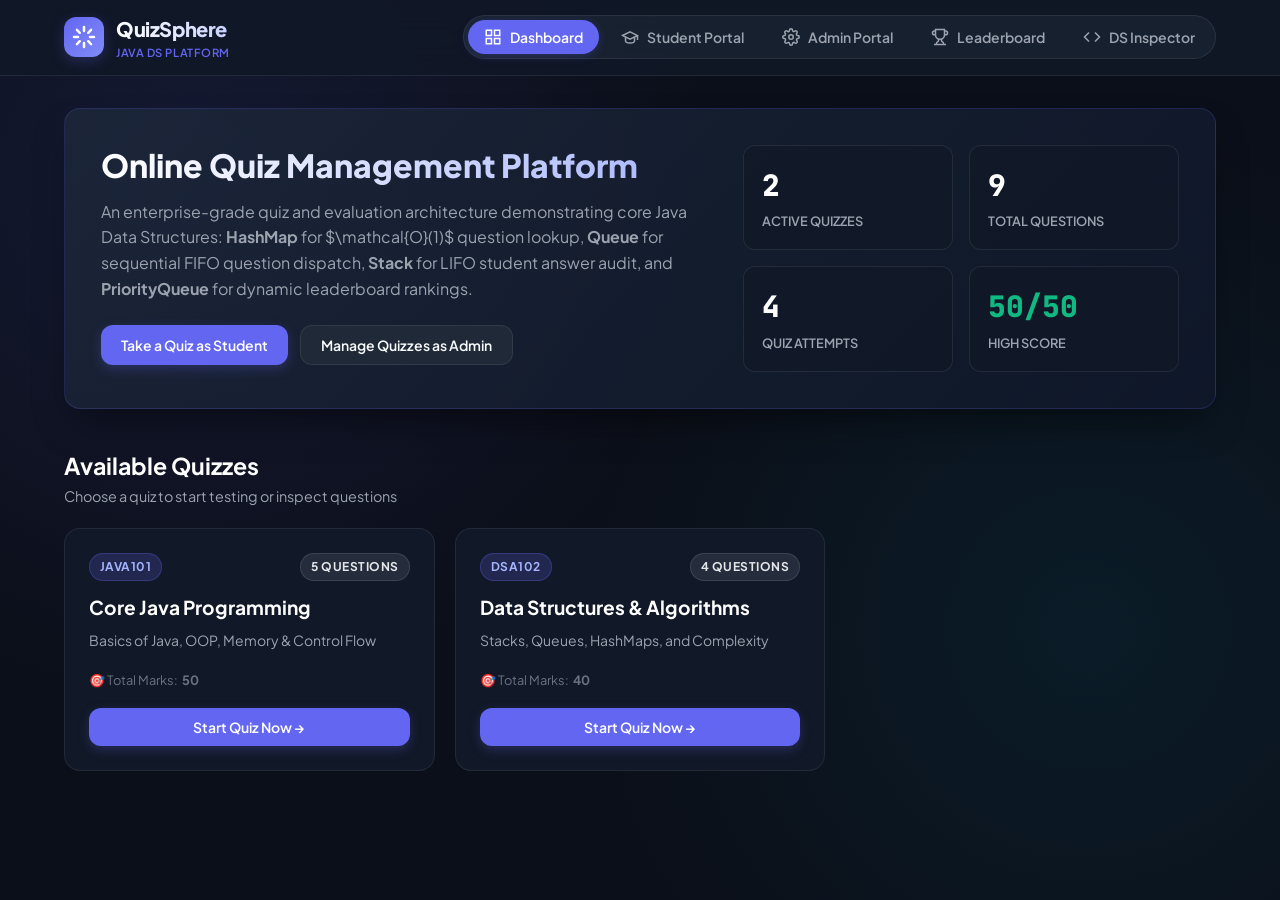
<file: index.html>
<!DOCTYPE html>
<html lang="en">
<head>
  <meta charset="UTF-8">
  <meta name="viewport" content="width=device-width, initial-scale=1.0">
  <title>QuizSphere - Online Quiz Management Platform</title>
  <link rel="stylesheet" href="style.css">
  <link rel="preconnect" href="https://fonts.googleapis.com">
  <link rel="preconnect" href="https://fonts.gstatic.com" crossorigin>
  <link href="https://fonts.googleapis.com/css2?family=Plus+Jakarta+Sans:wght@400;500;600;700;800&family=JetBrains+Mono:wght@400;600&display=swap" rel="stylesheet">
</head>
<body>
  <!-- Header / Navigation Bar -->
  <header class="app-header">
    <div class="header-container">
      <div class="logo-group">
        <div class="logo-icon">
          <svg width="24" height="24" viewBox="0 0 24 24" fill="none" stroke="currentColor" stroke-width="2.5" stroke-linecap="round" stroke-linejoin="round">
            <path d="M12 2v4M12 18v4M4.93 4.93l2.83 2.83M16.24 16.24l2.83 2.83M2 12h4M18 12h4M4.93 19.07l2.83-2.83M16.24 7.76l2.83-2.83"></path>
          </svg>
        </div>
        <div class="logo-text">
          <span class="logo-title">QuizSphere</span>
          <span class="logo-badge">Java DS Platform</span>
        </div>
      </div>

      <nav class="nav-links">
        <button class="nav-btn active" data-tab="tab-dashboard">
          <svg width="18" height="18" viewBox="0 0 24 24" fill="none" stroke="currentColor" stroke-width="2"><rect x="3" y="3" width="7" height="7"></rect><rect x="14" y="3" width="7" height="7"></rect><rect x="14" y="14" width="7" height="7"></rect><rect x="3" y="14" width="7" height="7"></rect></svg>
          Dashboard
        </button>
        <button class="nav-btn" data-tab="tab-student">
          <svg width="18" height="18" viewBox="0 0 24 24" fill="none" stroke="currentColor" stroke-width="2"><path d="M22 10v6M2 10l10-5 10 5-10 5z"></path><path d="M6 12v5c0 2 2 3 6 3s6-1 6-3v-5"></path></svg>
          Student Portal
        </button>
        <button class="nav-btn" data-tab="tab-admin">
          <svg width="18" height="18" viewBox="0 0 24 24" fill="none" stroke="currentColor" stroke-width="2"><circle cx="12" cy="12" r="3"></circle><path d="M19.4 15a1.65 1.65 0 0 0 .33 1.82l.06.06a2 2 0 0 1 0 2.83 2 2 0 0 1-2.83 0l-.06-.06a1.65 1.65 0 0 0-1.82-.33 1.65 1.65 0 0 0-1 1.51V21a2 2 0 0 1-2 2 2 2 0 0 1-2-2v-.09A1.65 1.65 0 0 0 9 19.4a1.65 1.65 0 0 0-1.82.33l-.06.06a2 2 0 0 1-2.83 0 2 2 0 0 1 0-2.83l.06-.06a1.65 1.65 0 0 0 .33-1.82 1.65 1.65 0 0 0-1.51-1H3a2 2 0 0 1-2-2 2 2 0 0 1 2-2h.09A1.65 1.65 0 0 0 4.6 9a1.65 1.65 0 0 0-.33-1.82l-.06-.06a2 2 0 0 1 0-2.83 2 2 0 0 1 2.83 0l.06.06a1.65 1.65 0 0 0 1.82.33H9a1.65 1.65 0 0 0 1-1.51V3a2 2 0 0 1 2-2 2 2 0 0 1 2 2v.09a1.65 1.65 0 0 0 1 1.51 1.65 1.65 0 0 0 1.82-.33l.06-.06a2 2 0 0 1 2.83 0 2 2 0 0 1 0 2.83l-.06.06a1.65 1.65 0 0 0-.33 1.82V9a1.65 1.65 0 0 0 1.51 1H21a2 2 0 0 1 2 2 2 2 0 0 1-2 2h-.09a1.65 1.65 0 0 0-1.51 1z"></path></svg>
          Admin Portal
        </button>
        <button class="nav-btn" data-tab="tab-leaderboard">
          <svg width="18" height="18" viewBox="0 0 24 24" fill="none" stroke="currentColor" stroke-width="2"><path d="M6 9H4.5a2.5 2.5 0 0 1 0-5H6"></path><path d="M18 9h1.5a2.5 2.5 0 0 0 0-5H18"></path><path d="M4 22h16"></path><path d="M10 14.66V17c0 .55-.47.98-.97 1.21C7.85 18.75 7 20.24 7 22"></path><path d="M14 14.66V17c0 .55.47.98.97 1.21C16.15 18.75 17 20.24 17 22"></path><path d="M18 2H6v7a6 6 0 0 0 12 0V2Z"></path></svg>
          Leaderboard
        </button>
        <button class="nav-btn" data-tab="tab-ds-inspector">
          <svg width="18" height="18" viewBox="0 0 24 24" fill="none" stroke="currentColor" stroke-width="2"><polyline points="16 18 22 12 16 6"></polyline><polyline points="8 6 2 12 8 18"></polyline></svg>
          DS Inspector
        </button>
      </nav>
    </div>
  </header>

  <!-- Main Content Body -->
  <main class="main-container">

    <!-- 1. DASHBOARD TAB -->
    <section id="tab-dashboard" class="tab-content active">
      <div class="hero-card">
        <div class="hero-info">
          <h1>Online Quiz Management Platform</h1>
          <p>
            An enterprise-grade quiz and evaluation architecture demonstrating core Java Data Structures: 
            <strong>HashMap</strong> for $\mathcal{O}(1)$ question lookup, 
            <strong>Queue</strong> for sequential FIFO question dispatch, 
            <strong>Stack</strong> for LIFO student answer audit, and 
            <strong>PriorityQueue</strong> for dynamic leaderboard rankings.
          </p>
          <div class="hero-cta">
            <button class="btn btn-primary" onclick="switchTab('tab-student')">
              Take a Quiz as Student
            </button>
            <button class="btn btn-secondary" onclick="switchTab('tab-admin')">
              Manage Quizzes as Admin
            </button>
          </div>
        </div>
        <div class="hero-stats-grid">
          <div class="stat-card">
            <span class="stat-number" id="dash-quiz-count">2</span>
            <span class="stat-label">Active Quizzes</span>
          </div>
          <div class="stat-card">
            <span class="stat-number" id="dash-question-count">9</span>
            <span class="stat-label">Total Questions</span>
          </div>
          <div class="stat-card">
            <span class="stat-number" id="dash-attempts-count">4</span>
            <span class="stat-label">Quiz Attempts</span>
          </div>
          <div class="stat-card highlight">
            <span class="stat-number" id="dash-top-score">50/50</span>
            <span class="stat-label">High Score</span>
          </div>
        </div>
      </div>

      <!-- Quick Quiz Directory -->
      <div class="section-header">
        <h2>Available Quizzes</h2>
        <span class="section-sub">Choose a quiz to start testing or inspect questions</span>
      </div>
      <div class="quiz-grid" id="dashboard-quiz-list">
        <!-- Rendered dynamically -->
      </div>
    </section>

    <!-- 2. STUDENT PORTAL TAB -->
    <section id="tab-student" class="tab-content">
      <!-- Student Profile Header / Prompt -->
      <div class="card student-bar">
        <div class="student-info-group">
          <div class="avatar-circle" id="student-avatar">S</div>
          <div>
            <h3 id="student-name-display">Guest Student</h3>
            <span class="badge badge-neutral" id="student-id-display">ID: STU-GUEST</span>
          </div>
        </div>
        <button class="btn btn-secondary btn-sm" onclick="promptStudentProfile()">
          Change Student Profile
        </button>
      </div>

      <!-- Active Quiz View Container (Shown when a quiz is running) -->
      <div id="quiz-runner-container" class="quiz-runner-card" style="display: none;">
        <div class="quiz-runner-header">
          <div>
            <span class="badge badge-primary" id="runner-quiz-badge">JAVA101</span>
            <h2 id="runner-quiz-title">Core Java Programming</h2>
          </div>
          <div class="quiz-runner-meta">
            <div class="timer-pill">
              <svg width="16" height="16" viewBox="0 0 24 24" fill="none" stroke="currentColor" stroke-width="2"><circle cx="12" cy="12" r="10"></circle><polyline points="12 6 12 12 16 14"></polyline></svg>
              <span id="runner-timer">00:00</span>
            </div>
            <span class="badge badge-success" id="runner-score-badge">Marks: 10</span>
          </div>
        </div>

        <!-- Progress Indicator -->
        <div class="progress-wrap">
          <div class="progress-label">
            <span id="runner-progress-text">Question 1 of 5</span>
            <span id="runner-progress-pct">20%</span>
          </div>
          <div class="progress-bar-bg">
            <div class="progress-bar-fill" id="runner-progress-fill" style="width: 20%;"></div>
          </div>
        </div>

        <!-- Question Body -->
        <div class="question-container">
          <div class="question-header">
            <span class="q-number" id="runner-q-id">Q1</span>
            <h3 class="q-text" id="runner-q-text">Which of the following is not a primitive data type in Java?</h3>
          </div>

          <div class="options-container" id="runner-options-list">
            <!-- Rendered options A, B, C, D -->
          </div>
        </div>

        <!-- Action Controls -->
        <div class="quiz-runner-footer">
          <button class="btn btn-secondary" id="btn-quiz-prev" onclick="handlePreviousQuestion()">
            ← Previous (Stack Backtrack)
          </button>
          <div class="footer-right">
            <button class="btn btn-secondary" onclick="handleSkipQuestion()">
              Skip
            </button>
            <button class="btn btn-primary" id="btn-quiz-next" onclick="handleNextQuestion()">
              Next Question →
            </button>
          </div>
        </div>
      </div>

      <!-- Quiz Selection View (Shown when no quiz is currently running) -->
      <div id="quiz-selection-container">
        <div class="section-header">
          <h2>Select a Quiz to Begin</h2>
          <span class="section-sub">Answer questions sequentially; results and leaderboard update immediately.</span>
        </div>
        <div class="quiz-grid" id="student-quiz-list">
          <!-- Rendered dynamically -->
        </div>

        <!-- Past Attempts Section -->
        <div class="section-header" style="margin-top: 36px;">
          <h2>Your Recent Quiz Attempts</h2>
          <span class="section-sub">Personal test records and evaluations</span>
        </div>
        <div class="card" id="student-history-card">
          <div id="student-history-table-container">
            <!-- Dynamically populated table -->
          </div>
        </div>
      </div>
    </section>

    <!-- 3. ADMINISTRATOR PORTAL TAB -->
    <section id="tab-admin" class="tab-content">
      <div class="admin-toolbar">
        <div class="admin-toolbar-left">
          <h2>Quiz & Question Administration</h2>
          <p>Create quizzes and execute Add, Update, and Delete operations on multiple-choice questions.</p>
        </div>
        <div class="admin-toolbar-right">
          <button class="btn btn-secondary" onclick="openCreateQuizModal()">
            + Create New Quiz
          </button>
          <button class="btn btn-primary" onclick="openAddQuestionModal()">
            + Add New Question
          </button>
        </div>
      </div>

      <!-- Quiz Selector Filter for Admin -->
      <div class="admin-filter-bar card">
        <label for="admin-quiz-selector"><strong>Active Quiz Context:</strong></label>
        <select id="admin-quiz-selector" onchange="onAdminQuizSelected()">
          <!-- Populated with Quizzes -->
        </select>
        <div class="admin-quiz-summary" id="admin-quiz-meta">
          <!-- Meta stats of selected quiz -->
        </div>
      </div>

      <!-- Questions List Table / Card View -->
      <div class="card questions-table-card">
        <div class="card-header-flex">
          <h3>Questions in Quiz (<span id="admin-question-count">0</span>)</h3>
          <span class="badge badge-neutral">Data Structure: HashMap&lt;Integer, Question&gt;</span>
        </div>
        <div class="table-responsive">
          <table class="data-table" id="admin-questions-table">
            <thead>
              <tr>
                <th style="width: 60px;">ID</th>
                <th>Question Text</th>
                <th>Options & Answers</th>
                <th style="width: 80px;">Marks</th>
                <th style="width: 160px; text-align: right;">Actions</th>
              </tr>
            </thead>
            <tbody id="admin-questions-tbody">
              <!-- Rendered rows with Edit / Delete -->
            </tbody>
          </table>
        </div>
      </div>
    </section>

    <!-- 4. LEADERBOARD TAB -->
    <section id="tab-leaderboard" class="tab-content">
      <div class="leaderboard-header card">
        <div>
          <h2>Leaderboard & Rankings</h2>
          <p>Real-time candidate standings ranked using a <strong>PriorityQueue (Max-Heap)</strong> based on score and completion time.</p>
        </div>
        <div class="filter-group">
          <label for="leaderboard-filter">Filter by Assessment:</label>
          <select id="leaderboard-filter" onchange="renderLeaderboard()">
            <option value="GLOBAL">🌐 Global Leaderboard (All Quizzes)</option>
            <!-- Dynamically populated with specific quizzes -->
          </select>
        </div>
      </div>

      <!-- Podium Top 3 Display -->
      <div class="podium-container" id="leaderboard-podium">
        <!-- Rendered Top 3: 2nd, 1st, 3rd -->
      </div>

      <!-- Full Standings Table -->
      <div class="card">
        <div class="table-responsive">
          <table class="data-table" id="leaderboard-table">
            <thead>
              <tr>
                <th style="width: 80px;">Rank</th>
                <th>Student</th>
                <th>Quiz</th>
                <th>Score</th>
                <th>Percentage</th>
                <th>Grade</th>
                <th>Timestamp</th>
              </tr>
            </thead>
            <tbody id="leaderboard-tbody">
              <!-- Populated dynamically -->
            </tbody>
          </table>
        </div>
      </div>
    </section>

    <!-- 5. DATA STRUCTURES INSPECTOR TAB -->
    <section id="tab-ds-inspector" class="tab-content">
      <div class="section-header">
        <h2>Java Data Structures Live Inspector</h2>
        <span class="section-sub">Visual verification of data structures used throughout the case study implementation</span>
      </div>

      <div class="ds-grid">
        <!-- DS Card 1: HashMap -->
        <div class="card ds-card">
          <div class="ds-badge">$\mathcal{O}(1)$ Lookup</div>
          <h3>1. HashMap&lt;Integer, Question&gt;</h3>
          <p>Stores questions mapped by unique Question ID for instant constant-time retrieval, updates, and deletions.</p>
          <div class="ds-visual" id="inspector-hashmap-view">
            <!-- JSON / Key-Value visual -->
          </div>
        </div>

        <!-- DS Card 2: Queue -->
        <div class="card ds-card">
          <div class="ds-badge">FIFO Delivery</div>
          <h3>2. Queue&lt;Question&gt; (LinkedList)</h3>
          <p>Serves multiple-choice questions sequentially to the candidate in First-In-First-Out order during the exam.</p>
          <div class="ds-visual" id="inspector-queue-view">
            <!-- Queue items -->
          </div>
        </div>

        <!-- DS Card 3: Stack -->
        <div class="card ds-card">
          <div class="ds-badge">LIFO Audit</div>
          <h3>3. Stack&lt;StudentAnswer&gt; (ArrayDeque)</h3>
          <p>Maintains student response history. Allows backtracking and reviewing previous answers in Last-In-First-Out order.</p>
          <div class="ds-visual" id="inspector-stack-view">
            <!-- Stack frames -->
          </div>
        </div>

        <!-- DS Card 4: PriorityQueue -->
        <div class="card ds-card">
          <div class="ds-badge">Max-Heap Sorting</div>
          <h3>4. PriorityQueue&lt;QuizResult&gt;</h3>
          <p>Dynamically pulls the highest scores to the top of the leaderboard utilizing a comparator with tie-breaker logic.</p>
          <div class="ds-visual" id="inspector-heap-view">
            <!-- Heap ranking visual -->
          </div>
        </div>
      </div>
    </section>
  </main>

  <!-- ==================== MODALS ==================== -->

  <!-- Modal 1: Student Profile Dialog -->
  <div class="modal-overlay" id="modal-student-profile">
    <div class="modal-box">
      <div class="modal-header">
        <h3>Student Identity</h3>
        <button class="modal-close" onclick="closeModal('modal-student-profile')">&times;</button>
      </div>
      <form id="form-student-profile" onsubmit="saveStudentProfile(event)">
        <div class="form-group">
          <label for="input-student-id">Student ID / Roll No:</label>
          <input type="text" id="input-student-id" required placeholder="e.g. STU105, CS2024-01">
        </div>
        <div class="form-group">
          <label for="input-student-name">Full Name:</label>
          <input type="text" id="input-student-name" required placeholder="e.g. Samantha Miller">
        </div>
        <div class="modal-actions">
          <button type="button" class="btn btn-secondary" onclick="closeModal('modal-student-profile')">Cancel</button>
          <button type="submit" class="btn btn-primary">Save Profile</button>
        </div>
      </form>
    </div>
  </div>

  <!-- Modal 2: Create Quiz Dialog -->
  <div class="modal-overlay" id="modal-create-quiz">
    <div class="modal-box">
      <div class="modal-header">
        <h3>Create New Assessment Quiz</h3>
        <button class="modal-close" onclick="closeModal('modal-create-quiz')">&times;</button>
      </div>
      <form id="form-create-quiz" onsubmit="handleCreateQuiz(event)">
        <div class="form-group">
          <label for="input-quiz-id">Unique Quiz ID:</label>
          <input type="text" id="input-quiz-id" required placeholder="e.g. PY101, SQL202" style="text-transform: uppercase;">
        </div>
        <div class="form-group">
          <label for="input-quiz-title">Quiz Title:</label>
          <input type="text" id="input-quiz-title" required placeholder="e.g. Python Fundamentals">
        </div>
        <div class="form-group">
          <label for="input-quiz-desc">Description / Instructions:</label>
          <textarea id="input-quiz-desc" rows="3" placeholder="Brief outline of concepts covered..."></textarea>
        </div>
        <div class="modal-actions">
          <button type="button" class="btn btn-secondary" onclick="closeModal('modal-create-quiz')">Cancel</button>
          <button type="submit" class="btn btn-primary">Create Quiz</button>
        </div>
      </form>
    </div>
  </div>

  <!-- Modal 3: Add / Edit Question Dialog -->
  <div class="modal-overlay" id="modal-question-editor">
    <div class="modal-box modal-lg">
      <div class="modal-header">
        <h3 id="modal-question-title">Add Multiple-Choice Question</h3>
        <button class="modal-close" onclick="closeModal('modal-question-editor')">&times;</button>
      </div>
      <form id="form-question-editor" onsubmit="handleSaveQuestion(event)">
        <input type="hidden" id="edit-question-id" value="">

        <div class="form-row">
          <div class="form-group" style="flex: 2;">
            <label for="input-q-quiz">Target Quiz:</label>
            <select id="input-q-quiz" required>
              <!-- Target Quiz options -->
            </select>
          </div>
          <div class="form-group" style="flex: 1;">
            <label for="input-q-marks">Marks / Points:</label>
            <input type="number" id="input-q-marks" min="1" max="100" value="10" required>
          </div>
        </div>

        <div class="form-group">
          <label for="input-q-text">Question Prompt:</label>
          <textarea id="input-q-text" rows="3" required placeholder="Enter the question text clearly..."></textarea>
        </div>

        <label><strong>Answer Options:</strong> (Select the radio button for the correct answer)</label>
        <div class="options-editor-list">
          <div class="option-input-row">
            <input type="radio" name="correct-option-radio" value="1" id="radio-opt-1" checked>
            <label for="radio-opt-1" class="opt-label">A</label>
            <input type="text" id="input-opt-1" required placeholder="Option A text">
          </div>
          <div class="option-input-row">
            <input type="radio" name="correct-option-radio" value="2" id="radio-opt-2">
            <label for="radio-opt-2" class="opt-label">B</label>
            <input type="text" id="input-opt-2" required placeholder="Option B text">
          </div>
          <div class="option-input-row">
            <input type="radio" name="correct-option-radio" value="3" id="radio-opt-3">
            <label for="radio-opt-3" class="opt-label">C</label>
            <input type="text" id="input-opt-3" required placeholder="Option C text">
          </div>
          <div class="option-input-row">
            <input type="radio" name="correct-option-radio" value="4" id="radio-opt-4">
            <label for="radio-opt-4" class="opt-label">D</label>
            <input type="text" id="input-opt-4" required placeholder="Option D text">
          </div>
        </div>

        <div class="modal-actions">
          <button type="button" class="btn btn-secondary" onclick="closeModal('modal-question-editor')">Cancel</button>
          <button type="submit" class="btn btn-primary" id="btn-save-question">Save Question</button>
        </div>
      </form>
    </div>
  </div>

  <!-- Modal 4: Quiz Result Card Modal -->
  <div class="modal-overlay" id="modal-quiz-result">
    <div class="modal-box modal-lg">
      <div class="modal-header">
        <h3>Quiz Evaluation & Result Card</h3>
        <button class="modal-close" onclick="closeModal('modal-quiz-result')">&times;</button>
      </div>
      <div class="result-body">
        <div class="result-score-banner">
          <div class="result-score-circle">
            <span class="res-num" id="res-score-val">40</span>
            <span class="res-total" id="res-total-val">/ 50</span>
          </div>
          <div class="result-badge-col">
            <span class="badge badge-lg" id="res-grade-badge">Grade A+ (90%)</span>
            <h4 id="res-student-header">Alice Smith (STU001)</h4>
            <span class="text-muted" id="res-quiz-header">Core Java Programming [JAVA101]</span>
          </div>
        </div>

        <div class="result-stats-row">
          <div class="res-mini-stat">
            <span class="label">Total Questions</span>
            <span class="val" id="res-stat-total">5</span>
          </div>
          <div class="res-mini-stat correct">
            <span class="label">Correct Answers</span>
            <span class="val" id="res-stat-correct">4</span>
          </div>
          <div class="res-mini-stat wrong">
            <span class="label">Wrong / Skipped</span>
            <span class="val" id="res-stat-wrong">1</span>
          </div>
          <div class="res-mini-stat">
            <span class="label">Percentage</span>
            <span class="val" id="res-stat-pct">80%</span>
          </div>
        </div>

        <!-- Detailed Question Breakdown -->
        <h4 style="margin-top: 24px; margin-bottom: 12px;">Detailed Question Review:</h4>
        <div class="review-list" id="res-review-list">
          <!-- Populated question by question -->
        </div>

        <div class="modal-actions" style="margin-top: 24px;">
          <button type="button" class="btn btn-secondary" onclick="closeModal('modal-quiz-result')">Close</button>
          <button type="button" class="btn btn-primary" onclick="goToLeaderboardFromResults()">View on Leaderboard 🏆</button>
        </div>
      </div>
    </div>
  </div>

  <!-- Notification Toast -->
  <div id="toast" class="toast"></div>

  <script src="app.js"></script>
</body>
</html>
</file>
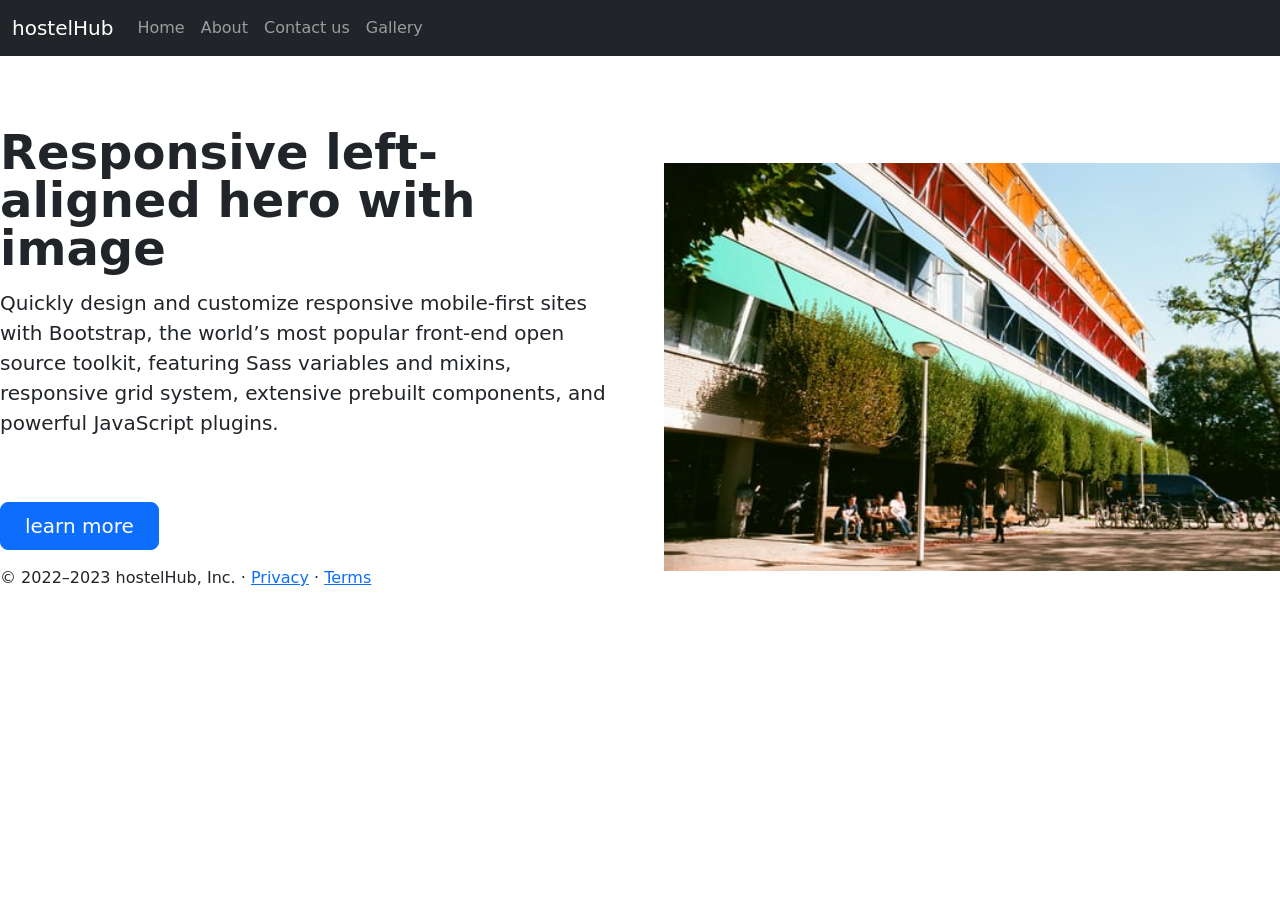
<file: about.html>
<!doctype html>
<html lang="en">

<head>
    <!-- Required meta tags -->
    <meta charset="utf-8">
    <meta name="viewport" content="width=device-width, initial-scale=1">

    <!-- Bootstrap CSS -->
    <link href="https://cdn.jsdelivr.net/npm/bootstrap@5.0.2/dist/css/bootstrap.min.css" rel="stylesheet"
        integrity="sha384-EVSTQN3/azprG1Anm3QDgpJLIm9Nao0Yz1ztcQTwFspd3yD65VohhpuuCOmLASjC" crossorigin="anonymous">

    <title>Hostel booking System</title>
</head>

<body>
    <nav class="navbar navbar-expand-lg navbar-dark bg-dark">
        <div class="container-fluid">
            <a class="navbar-brand" href="#">hostelHub</a>
            <button class="navbar-toggler" type="button" data-bs-toggle="collapse"
                data-bs-target="#navbarSupportedContent" aria-controls="navbarSupportedContent" aria-expanded="false"
                aria-label="Toggle navigation">
                <span class="navbar-toggler-icon"></span>
            </button>
            <div class="collapse navbar-collapse" id="navbarSupportedContent">
                <ul class="navbar-nav me-auto mb-2 mb-lg-0">
                    <li class="nav-item">
                        <a class="nav-link" aria-current="page" href="/">Home<span class="sr-only"></span></a>
                    </li>
                    <li class="nav-item active">
                        <a class="nav-link   " href="/about.html">About</a>
                    </li>
                    <li class="nav-item">
                        <a class="nav-link " href="/contact.html">Contact us</a>
                    </li>
                    <li class="nav-item">
                        <a class="nav-link " href="gallery.html">Gallery</a>
                    </li>
                </ul>
            </div>
        </div>
    </nav>

    <div class="container my-4"></div>
    <div class="row flex-lg-row-reverse align-items-center g-5 py-5">
        <div class="col-10 col-sm-8 col-lg-6">
            <img src="a1.jpg" class="d-block mx-lg-auto img-fluid" alt="Bootstrap Themes" width="700" height="500"
                loading="lazy">
        </div>
        <div class="col-lg-6">
            <h1 class="display-5 fw-bold lh-1 mb-3">Responsive left-aligned hero with image</h1>
            <p class="lead">Quickly design and customize responsive mobile-first sites with Bootstrap, the world’s most
                popular front-end open source toolkit, featuring Sass variables and mixins, responsive grid system,
                extensive prebuilt components, and powerful JavaScript plugins.</p>
            <div class="d-grid gap-2 d-md-flex justify-content-md-start">
                <button type="button" class="btn btn-primary btn-lg px-4 me-md-2 my-3 mt-5" data-bs-toggle="offcanvas"
                    data-bs-target="#offcanvasTop" aria-controls="offcanvasTop">learn more</button>
            </div>

            <div class="offcanvas offcanvas-top" tabindex="-1" id="offcanvasTop" aria-labelledby="offcanvasTopLabel">
                <div class="offcanvas-header">
                    <h5 id="offcanvasTopLabel">Offcanvas top</h5>
                    <button type="button" class="btn-close text-reset" data-bs-dismiss="offcanvas"
                        aria-label="Close"></button>
                </div>
                <div class="offcanvas-body">
                    ...
                </div>
            </div>


            <p>© 2022–2023 hostelHub, Inc. · <a href="#">Privacy</a> · <a href="#">Terms</a></p>




            <!-- Optional JavaScript; choose one of the two! -->

            <!-- Option 1: Bootstrap Bundle with Popper -->
            <script src="https://cdn.jsdelivr.net/npm/bootstrap@5.0.2/dist/js/bootstrap.bundle.min.js"
                integrity="sha384-MrcW6ZMFYlzcLA8Nl+NtUVF0sA7MsXsP1UyJoMp4YLEuNSfAP+JcXn/tWtIaxVXM"
                crossorigin="anonymous"></script>

            <!-- Option 2: Separate Popper and Bootstrap JS -->

            <script src="https://cdn.jsdelivr.net/npm/@popperjs/core@2.9.2/dist/umd/popper.min.js"
                integrity="sha384-IQsoLXl5PILFhosVNubq5LC7Qb9DXgDA9i+tQ8Zj3iwWAwPtgFTxbJ8NT4GN1R8p"
                crossorigin="anonymous"></script>
            <script src="https://cdn.jsdelivr.net/npm/bootstrap@5.0.2/dist/js/bootstrap.min.js"
                integrity="sha384-cVKIPhGWiC2Al4u+LWgxfKTRIcfu0JTxR+EQDz/bgldoEyl4H0zUF0QKbrJ0EcQF"
                crossorigin="anonymous"></script>

</body>

</html>
</file>
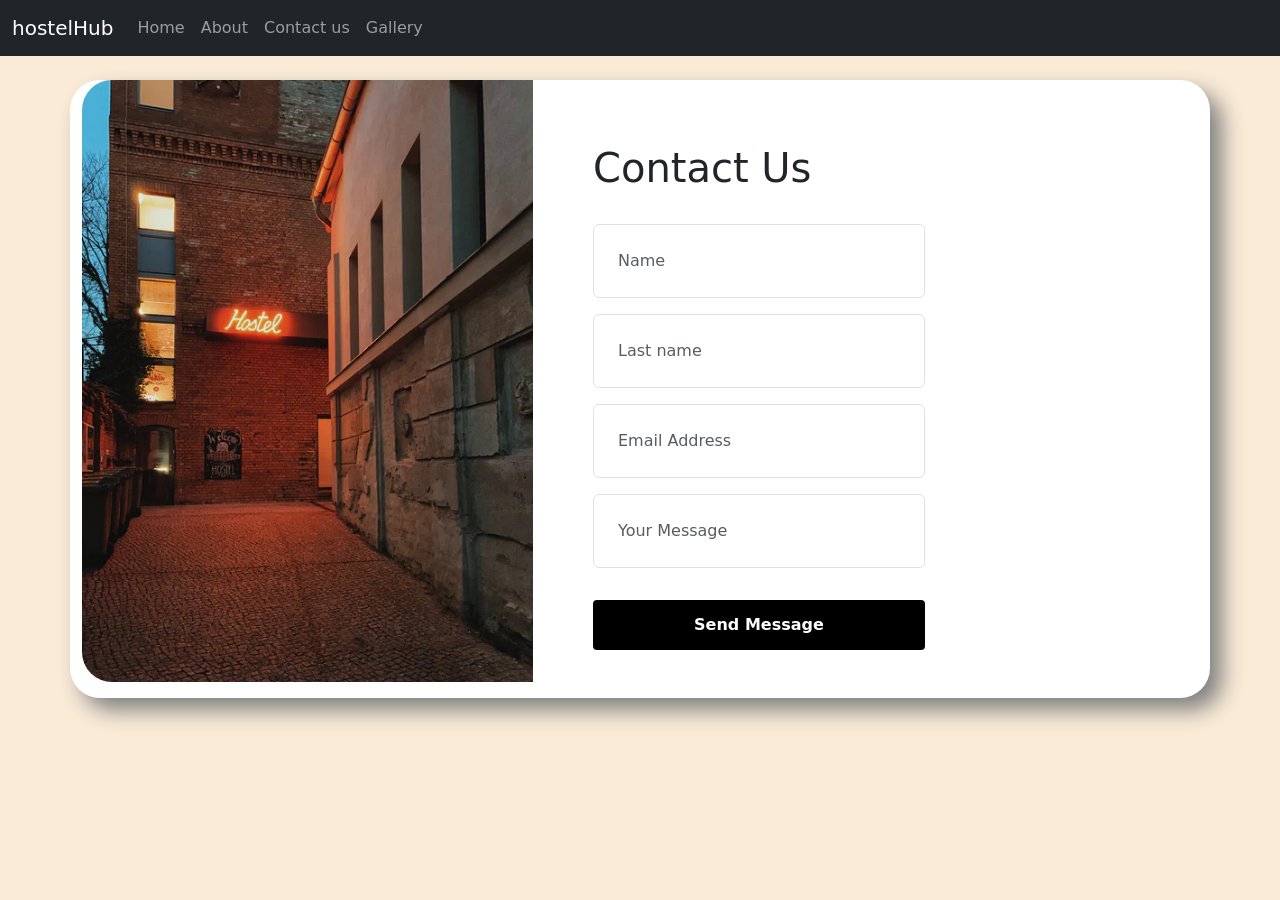
<file: contact.html>
<!doctype html>
<html lang="en">

<head>
  <!-- Required meta tags -->
  <meta charset="utf-8">
  <meta name="viewport" content="width=device-width, initial-scale=1">

  <!-- Bootstrap CSS -->
  <link href="https://cdn.jsdelivr.net/npm/bootstrap@5.0.2/dist/css/bootstrap.min.css" rel="stylesheet"
    integrity="sha384-EVSTQN3/azprG1Anm3QDgpJLIm9Nao0Yz1ztcQTwFspd3yD65VohhpuuCOmLASjC" crossorigin="anonymous">

  <title>Hostel booking System</title>
</head>

<body>
  <nav class="navbar navbar-expand-lg navbar-dark bg-dark">
    <div class="container-fluid">
      <a class="navbar-brand" href="#">hostelHub</a>
      <button class="navbar-toggler" type="button" data-bs-toggle="collapse" data-bs-target="#navbarSupportedContent"
        aria-controls="navbarSupportedContent" aria-expanded="false" aria-label="Toggle navigation">
        <span class="navbar-toggler-icon"></span>
      </button>
      <div class="collapse navbar-collapse" id="navbarSupportedContent">
        <ul class="navbar-nav me-auto mb-2 mb-lg-0">
          <li class="nav-item">
            <a class="nav-link" aria-current="page" href="/">Home<span class="sr-only"></span></a>
          </li>
          <li class="nav-item">
            <a class="nav-link   " href="/about.html">About</a>
          </li>
          <li class="nav-item">
            <a class="nav-link " href="/contact.html">Contact us</a>
          </li>
          <li class="nav-item">
            <a class="nav-link " href="gallery.html">Gallery</a>
          </li>
        </ul>
      </div>
    </div>
  </nav>

    <style>

    *{
        padding: 0;
        margin: 0;
        box-sizing: border-box;
    }

    body{
        background-color: antiquewhite;
    }

    .row{
        background-color: white;
        border-radius: 30px;
        box-shadow: 12px 12px 22px grey;

    }
    img{
        border-top-left-radius: 30px;
        border-bottom-left-radius: 30px;
        /* box-shadow: 12px 12px 22px grey; */
        height: 800px;
        width: 100%;
    
    }


    .btn1{
        border: none;
        outline: none;
        height: 50px;
        width: 100%;
        background-color: black;
        color: white;
        border-radius: 4px;
        font-weight: bold;
    }

    .btn1:hover{
        background: white;
        border: 1px solid;
        color: black;
    }
    </style>
  </head>
  <body>
 

    <section class="Form my-4 mx-5">
        <div class="container">
            <div class="row no-gutters">
                <div class="col-lg-5">
                    <img src="pic1.webp" class="img-fluid" alt="">
                </div>
                <div class="col-lg-7 px-5 pt-5">
                    <h1 class="font-weight-bold py-3">Contact Us</h1>
                        
                    <form >
                        <div class="form-row">
                            <div class="col-lg-7">
                                <input type="Name" placeholder="Name" class="form-control my-3 p-4">
                            </div>

                        </div>
                        <div class="form-row">
                            <div class="col-lg-7">
                                <input type="Last Name" placeholder="Last name" class="form-control my-3 p-4">
                            </div>

                            <div class="form-row">
                                <div class="col-lg-7">
                                    <input type="Email" placeholder="Email Address" class="form-control my-3 p-4">
                                </div>
                                <div class="form-row">
                                    <div class="col-lg-7">
                                        <input type="Your Message" placeholder="Your Message" class="form-control my-3 p-4">
                                    </div>


    

                        </div>
                        <div class="form-row">
                            <div class="col-lg-7">
                                <button type="button" class="btn1 mt-3 mb-5">Send Message</button>
                            </div>

                        </div>
                        
                    </form>

                </div>

            </div>

        </div>
           
    </section>



    <script src="https://cdn.jsdelivr.net/npm/bootstrap@5.1.3/dist/js/bootstrap.bundle.min.js" integrity="sha384-ka7Sk0Gln4gmtz2MlQnikT1wXgYsOg+OMhuP+IlRH9sENBO0LRn5q+8nbTov4+1p" crossorigin="anonymous"></script>

    <!-- Option 2: Separate Popper and Bootstrap JS -->
    <!--
    <script src="https://cdn.jsdelivr.net/npm/@popperjs/core@2.10.2/dist/umd/popper.min.js" integrity="sha384-7+zCNj/IqJ95wo16oMtfsKbZ9ccEh31eOz1HGyDuCQ6wgnyJNSYdrPa03rtR1zdB" crossorigin="anonymous"></script>
    <script src="https://cdn.jsdelivr.net/npm/bootstrap@5.1.3/dist/js/bootstrap.min.js" integrity="sha384-QJHtvGhmr9XOIpI6YVutG+2QOK9T+ZnN4kzFN1RtK3zEFEIsxhlmWl5/YESvpZ13" crossorigin="anonymous"></script>
    -->
  </body>
</html>
</file>
<file: style.css>
:root {
  --bg-primary: #0b0f19;
  --bg-surface: #111827;
  --bg-surface-elevated: #1f2937;
  --bg-surface-card: rgba(31, 41, 55, 0.7);
  --border-subtle: rgba(255, 255, 255, 0.08);
  --border-focus: #6366f1;

  --text-primary: #f9fafb;
  --text-secondary: #9ca3af;
  --text-muted: #6b7280;

  --primary: #6366f1;
  --primary-hover: #4f46e5;
  --primary-glow: rgba(99, 102, 241, 0.25);

  --success: #10b981;
  --success-bg: rgba(16, 185, 129, 0.15);
  --warning: #f59e0b;
  --warning-bg: rgba(245, 158, 11, 0.15);
  --danger: #ef4444;
  --danger-bg: rgba(239, 68, 68, 0.15);

  --font-main: 'Plus Jakarta Sans', system-ui, -apple-system, sans-serif;
  --font-mono: 'JetBrains Mono', monospace;
  --radius-sm: 8px;
  --radius-md: 12px;
  --radius-lg: 16px;
  --radius-full: 9999px;
  --shadow-card: 0 10px 25px -5px rgba(0, 0, 0, 0.5), 0 8px 10px -6px rgba(0, 0, 0, 0.4);
}

* {
  margin: 0;
  padding: 0;
  box-sizing: border-box;
}

body {
  font-family: var(--font-main);
  background-color: var(--bg-primary);
  color: var(--text-primary);
  min-height: 100vh;
  line-height: 1.5;
  overflow-x: hidden;
  background-image: 
    radial-gradient(circle at 15% 20%, rgba(99, 102, 241, 0.12) 0%, transparent 40%),
    radial-gradient(circle at 85% 70%, rgba(6, 182, 212, 0.08) 0%, transparent 40%);
  background-attachment: fixed;
}

/* Header Styles */
.app-header {
  background: rgba(17, 24, 39, 0.85);
  backdrop-filter: blur(16px);
  -webkit-backdrop-filter: blur(16px);
  border-bottom: 1px solid var(--border-subtle);
  position: sticky;
  top: 0;
  z-index: 100;
}

.header-container {
  max-width: 1200px;
  margin: 0 auto;
  padding: 14px 24px;
  display: flex;
  align-items: center;
  justify-content: space-between;
}

.logo-group {
  display: flex;
  align-items: center;
  gap: 12px;
}

.logo-icon {
  width: 40px;
  height: 40px;
  border-radius: var(--radius-md);
  background: linear-gradient(135deg, var(--primary), #818cf8);
  display: flex;
  align-items: center;
  justify-content: center;
  color: #fff;
  box-shadow: 0 4px 14px var(--primary-glow);
}

.logo-text {
  display: flex;
  flex-direction: column;
}

.logo-title {
  font-size: 1.25rem;
  font-weight: 800;
  letter-spacing: -0.02em;
  background: linear-gradient(to right, #ffffff, #c7d2fe);
  -webkit-background-clip: text;
  -webkit-text-fill-color: transparent;
}

.logo-badge {
  font-size: 0.7rem;
  font-weight: 600;
  text-transform: uppercase;
  color: var(--primary);
  letter-spacing: 0.05em;
}

.nav-links {
  display: flex;
  gap: 6px;
  background: rgba(31, 41, 55, 0.6);
  padding: 4px;
  border-radius: var(--radius-full);
  border: 1px solid var(--border-subtle);
}

.nav-btn {
  background: transparent;
  border: none;
  color: var(--text-secondary);
  font-family: inherit;
  font-size: 0.875rem;
  font-weight: 600;
  padding: 8px 16px;
  border-radius: var(--radius-full);
  cursor: pointer;
  display: flex;
  align-items: center;
  gap: 8px;
  transition: all 0.2s ease;
}

.nav-btn:hover {
  color: var(--text-primary);
  background: rgba(255, 255, 255, 0.05);
}

.nav-btn.active {
  color: #fff;
  background: var(--primary);
  box-shadow: 0 2px 10px var(--primary-glow);
}

/* Main Container & Layout */
.main-container {
  max-width: 1200px;
  margin: 0 auto;
  padding: 32px 24px 64px;
}

.tab-content {
  display: none;
  animation: fadeIn 0.25s ease-in-out;
}

.tab-content.active {
  display: block;
}

@keyframes fadeIn {
  from { opacity: 0; transform: translateY(6px); }
  to { opacity: 1; transform: translateY(0); }
}

/* Cards & Surfaces */
.card {
  background: var(--bg-surface-card);
  backdrop-filter: blur(12px);
  -webkit-backdrop-filter: blur(12px);
  border: 1px solid var(--border-subtle);
  border-radius: var(--radius-lg);
  padding: 24px;
  box-shadow: var(--shadow-card);
}

/* Hero Section */
.hero-card {
  display: grid;
  grid-template-columns: 1.4fr 1fr;
  gap: 32px;
  background: linear-gradient(135deg, rgba(30, 41, 59, 0.8), rgba(15, 23, 42, 0.9));
  border: 1px solid rgba(99, 102, 241, 0.2);
  border-radius: var(--radius-lg);
  padding: 36px;
  box-shadow: 0 20px 40px -15px rgba(0,0,0,0.6);
  margin-bottom: 40px;
}

.hero-info h1 {
  font-size: 2rem;
  font-weight: 800;
  line-height: 1.25;
  margin-bottom: 14px;
  background: linear-gradient(to right, #fff, #a5b4fc);
  -webkit-background-clip: text;
  -webkit-text-fill-color: transparent;
}

.hero-info p {
  color: var(--text-secondary);
  font-size: 1rem;
  margin-bottom: 24px;
  line-height: 1.6;
}

.hero-cta {
  display: flex;
  gap: 12px;
  flex-wrap: wrap;
}

.hero-stats-grid {
  display: grid;
  grid-template-columns: repeat(2, 1fr);
  gap: 16px;
}

.stat-card {
  background: rgba(17, 24, 39, 0.6);
  border: 1px solid var(--border-subtle);
  border-radius: var(--radius-md);
  padding: 18px;
  display: flex;
  flex-direction: column;
  justify-content: center;
  transition: transform 0.2s;
}

.stat-card:hover {
  transform: translateY(-2px);
  border-color: rgba(99, 102, 241, 0.3);
}

.stat-number {
  font-size: 1.85rem;
  font-weight: 800;
  color: #fff;
  font-family: var(--font-mono);
}

.stat-label {
  font-size: 0.8rem;
  font-weight: 600;
  color: var(--text-secondary);
  text-transform: uppercase;
  margin-top: 4px;
}

.stat-card.highlight .stat-number {
  color: var(--success);
}

/* Section Headers */
.section-header {
  margin-bottom: 20px;
}

.section-header h2 {
  font-size: 1.45rem;
  font-weight: 700;
  color: #fff;
}

.section-sub {
  font-size: 0.9rem;
  color: var(--text-secondary);
}

/* Quiz Cards Grid */
.quiz-grid {
  display: grid;
  grid-template-columns: repeat(auto-fill, minmax(320px, 1fr));
  gap: 20px;
}

.quiz-card {
  background: var(--bg-surface);
  border: 1px solid var(--border-subtle);
  border-radius: var(--radius-lg);
  padding: 24px;
  display: flex;
  flex-direction: column;
  justify-content: space-between;
  transition: all 0.25s ease;
  position: relative;
  overflow: hidden;
}

.quiz-card:hover {
  border-color: var(--primary);
  transform: translateY(-4px);
  box-shadow: 0 12px 28px -8px var(--primary-glow);
}

.quiz-card-header {
  display: flex;
  justify-content: space-between;
  align-items: flex-start;
  margin-bottom: 12px;
}

.quiz-card h3 {
  font-size: 1.2rem;
  font-weight: 700;
  margin-bottom: 8px;
  color: #fff;
}

.quiz-card p {
  font-size: 0.875rem;
  color: var(--text-secondary);
  margin-bottom: 20px;
  flex-grow: 1;
}

.quiz-card-meta {
  display: flex;
  gap: 12px;
  margin-bottom: 18px;
  font-size: 0.8rem;
  color: var(--text-muted);
}

.quiz-card-meta span {
  display: flex;
  align-items: center;
  gap: 4px;
}

/* Buttons */
.btn {
  font-family: inherit;
  font-size: 0.875rem;
  font-weight: 600;
  padding: 10px 20px;
  border-radius: var(--radius-md);
  border: none;
  cursor: pointer;
  display: inline-flex;
  align-items: center;
  justify-content: center;
  gap: 8px;
  transition: all 0.2s ease;
  text-decoration: none;
}

.btn-primary {
  background: var(--primary);
  color: #fff;
  box-shadow: 0 4px 12px var(--primary-glow);
}

.btn-primary:hover {
  background: var(--primary-hover);
  transform: translateY(-1px);
}

.btn-secondary {
  background: var(--bg-surface-elevated);
  color: var(--text-primary);
  border: 1px solid var(--border-subtle);
}

.btn-secondary:hover {
  background: rgba(255, 255, 255, 0.1);
  border-color: rgba(255, 255, 255, 0.2);
}

.btn-danger {
  background: var(--danger-bg);
  color: var(--danger);
  border: 1px solid rgba(239, 68, 68, 0.3);
}

.btn-danger:hover {
  background: var(--danger);
  color: #fff;
}

.btn-sm {
  padding: 6px 14px;
  font-size: 0.8rem;
}

/* Badges */
.badge {
  font-size: 0.75rem;
  font-weight: 700;
  padding: 4px 10px;
  border-radius: var(--radius-full);
  display: inline-flex;
  align-items: center;
  gap: 6px;
  text-transform: uppercase;
  letter-spacing: 0.04em;
}

.badge-primary { background: rgba(99, 102, 241, 0.2); color: #a5b4fc; border: 1px solid rgba(99, 102, 241, 0.3); }
.badge-success { background: var(--success-bg); color: var(--success); border: 1px solid rgba(16, 185, 129, 0.3); }
.badge-warning { background: var(--warning-bg); color: var(--warning); border: 1px solid rgba(245, 158, 11, 0.3); }
.badge-neutral { background: rgba(156, 163, 175, 0.15); color: #e5e7eb; border: 1px solid rgba(156, 163, 175, 0.2); }
.badge-lg { font-size: 0.95rem; padding: 6px 16px; }

/* Student Profile Bar */
.student-bar {
  display: flex;
  align-items: center;
  justify-content: space-between;
  margin-bottom: 24px;
}

.student-info-group {
  display: flex;
  align-items: center;
  gap: 16px;
}

.avatar-circle {
  width: 48px;
  height: 48px;
  border-radius: 50%;
  background: linear-gradient(135deg, #10b981, #059669);
  color: #fff;
  font-weight: 700;
  font-size: 1.25rem;
  display: flex;
  align-items: center;
  justify-content: center;
  box-shadow: 0 4px 12px rgba(16, 185, 129, 0.3);
}

/* Quiz Runner Styles */
.quiz-runner-card {
  background: var(--bg-surface);
  border: 1px solid rgba(99, 102, 241, 0.25);
  border-radius: var(--radius-lg);
  padding: 32px;
  box-shadow: var(--shadow-card);
  animation: fadeIn 0.3s ease;
}

.quiz-runner-header {
  display: flex;
  justify-content: space-between;
  align-items: center;
  border-bottom: 1px solid var(--border-subtle);
  padding-bottom: 20px;
  margin-bottom: 24px;
}

.quiz-runner-header h2 {
  font-size: 1.5rem;
  margin-top: 4px;
}

.quiz-runner-meta {
  display: flex;
  align-items: center;
  gap: 12px;
}

.timer-pill {
  background: rgba(31, 41, 55, 0.8);
  border: 1px solid var(--border-subtle);
  padding: 6px 14px;
  border-radius: var(--radius-full);
  display: flex;
  align-items: center;
  gap: 6px;
  font-family: var(--font-mono);
  font-weight: 600;
  color: #38bdf8;
}

/* Progress bar */
.progress-wrap {
  margin-bottom: 28px;
}

.progress-label {
  display: flex;
  justify-content: space-between;
  font-size: 0.85rem;
  color: var(--text-secondary);
  font-weight: 600;
  margin-bottom: 8px;
}

.progress-bar-bg {
  width: 100%;
  height: 8px;
  background: rgba(255, 255, 255, 0.08);
  border-radius: var(--radius-full);
  overflow: hidden;
}

.progress-bar-fill {
  height: 100%;
  background: linear-gradient(to right, var(--primary), #38bdf8);
  border-radius: var(--radius-full);
  transition: width 0.3s ease;
}

/* Question Area */
.question-container {
  margin-bottom: 36px;
}

.question-header {
  display: flex;
  gap: 14px;
  margin-bottom: 24px;
}

.q-number {
  font-size: 1.1rem;
  font-weight: 800;
  font-family: var(--font-mono);
  color: var(--primary);
  background: rgba(99, 102, 241, 0.15);
  padding: 4px 10px;
  border-radius: var(--radius-sm);
  align-self: flex-start;
}

.q-text {
  font-size: 1.25rem;
  font-weight: 600;
  line-height: 1.45;
}

.options-container {
  display: flex;
  flex-direction: column;
  gap: 12px;
}

.option-item {
  display: flex;
  align-items: center;
  gap: 14px;
  padding: 16px 20px;
  background: rgba(255, 255, 255, 0.03);
  border: 1px solid var(--border-subtle);
  border-radius: var(--radius-md);
  cursor: pointer;
  transition: all 0.2s ease;
}

.option-item:hover {
  background: rgba(99, 102, 241, 0.08);
  border-color: rgba(99, 102, 241, 0.4);
}

.option-item.selected {
  background: rgba(99, 102, 241, 0.2);
  border-color: var(--primary);
  box-shadow: 0 0 0 1px var(--primary);
}

.option-letter {
  width: 32px;
  height: 32px;
  border-radius: 50%;
  background: rgba(255, 255, 255, 0.08);
  display: flex;
  align-items: center;
  justify-content: center;
  font-weight: 700;
  font-size: 0.9rem;
  color: var(--text-primary);
  flex-shrink: 0;
  transition: all 0.2s ease;
}

.option-item.selected .option-letter {
  background: var(--primary);
  color: #fff;
}

.option-text {
  font-size: 1rem;
  color: var(--text-primary);
  flex-grow: 1;
}

.quiz-runner-footer {
  display: flex;
  justify-content: space-between;
  align-items: center;
  border-top: 1px solid var(--border-subtle);
  padding-top: 24px;
}

.footer-right {
  display: flex;
  gap: 12px;
}

/* Tables */
.table-responsive {
  overflow-x: auto;
}

.data-table {
  width: 100%;
  border-collapse: collapse;
  text-align: left;
  font-size: 0.9rem;
}

.data-table th {
  background: rgba(255, 255, 255, 0.03);
  padding: 14px 18px;
  font-weight: 700;
  color: var(--text-secondary);
  border-bottom: 1px solid var(--border-subtle);
  text-transform: uppercase;
  font-size: 0.75rem;
  letter-spacing: 0.05em;
}

.data-table td {
  padding: 16px 18px;
  border-bottom: 1px solid rgba(255, 255, 255, 0.04);
  color: var(--text-primary);
}

.data-table tr:hover td {
  background: rgba(255, 255, 255, 0.02);
}

/* Admin Portal Specifics */
.admin-toolbar {
  display: flex;
  justify-content: space-between;
  align-items: center;
  margin-bottom: 24px;
}

.admin-toolbar-right {
  display: flex;
  gap: 12px;
}

.admin-filter-bar {
  display: flex;
  align-items: center;
  gap: 16px;
  margin-bottom: 24px;
  padding: 16px 24px;
}

.admin-filter-bar select {
  background: var(--bg-surface-elevated);
  border: 1px solid var(--border-subtle);
  color: #fff;
  padding: 8px 16px;
  border-radius: var(--radius-sm);
  font-family: inherit;
  font-size: 0.9rem;
}

.card-header-flex {
  display: flex;
  justify-content: space-between;
  align-items: center;
  margin-bottom: 20px;
}

/* Leaderboard Specifics */
.leaderboard-header {
  display: flex;
  justify-content: space-between;
  align-items: center;
  margin-bottom: 32px;
}

.filter-group {
  display: flex;
  align-items: center;
  gap: 12px;
}

.filter-group select {
  background: var(--bg-surface-elevated);
  border: 1px solid var(--border-subtle);
  color: #fff;
  padding: 10px 18px;
  border-radius: var(--radius-md);
  font-family: inherit;
  font-size: 0.9rem;
  outline: none;
}

.podium-container {
  display: flex;
  justify-content: center;
  align-items: flex-end;
  gap: 20px;
  margin-bottom: 40px;
  padding: 20px 0;
}

.podium-card {
  background: var(--bg-surface);
  border-radius: var(--radius-lg);
  padding: 24px 20px;
  text-align: center;
  width: 220px;
  display: flex;
  flex-direction: column;
  align-items: center;
  box-shadow: var(--shadow-card);
  position: relative;
  transition: transform 0.2s;
}

.podium-card:hover {
  transform: translateY(-4px);
}

.podium-card.gold {
  border: 2px solid #eab308;
  background: linear-gradient(180deg, rgba(234, 179, 8, 0.15), var(--bg-surface));
  order: 2;
  transform: scale(1.08);
  z-index: 2;
}

.podium-card.silver {
  border: 2px solid #94a3b8;
  background: linear-gradient(180deg, rgba(148, 163, 184, 0.15), var(--bg-surface));
  order: 1;
}

.podium-card.bronze {
  border: 2px solid #d97706;
  background: linear-gradient(180deg, rgba(217, 119, 6, 0.15), var(--bg-surface));
  order: 3;
}

.podium-medal {
  font-size: 2.2rem;
  margin-bottom: 8px;
}

.podium-name {
  font-weight: 700;
  font-size: 1rem;
  margin-bottom: 2px;
}

.podium-id {
  font-size: 0.75rem;
  color: var(--text-muted);
  margin-bottom: 12px;
}

.podium-score {
  font-family: var(--font-mono);
  font-size: 1.3rem;
  font-weight: 800;
  color: #fff;
}

.podium-pct {
  font-size: 0.8rem;
  font-weight: 600;
  color: var(--success);
}

/* DS Inspector */
.ds-grid {
  display: grid;
  grid-template-columns: repeat(auto-fit, minmax(280px, 1fr));
  gap: 20px;
}

.ds-card {
  position: relative;
  display: flex;
  flex-direction: column;
}

.ds-badge {
  position: absolute;
  top: 20px;
  right: 20px;
  font-size: 0.7rem;
  font-weight: 700;
  padding: 4px 10px;
  border-radius: var(--radius-full);
  background: rgba(99, 102, 241, 0.2);
  color: #a5b4fc;
  font-family: var(--font-mono);
}

.ds-card h3 {
  font-size: 1.15rem;
  margin-bottom: 8px;
  color: #fff;
}

.ds-card p {
  font-size: 0.85rem;
  color: var(--text-secondary);
  margin-bottom: 16px;
}

.ds-visual {
  background: #090d16;
  border: 1px solid var(--border-subtle);
  border-radius: var(--radius-md);
  padding: 16px;
  font-family: var(--font-mono);
  font-size: 0.8rem;
  color: #a5b4fc;
  max-height: 260px;
  overflow-y: auto;
  white-space: pre-wrap;
  flex-grow: 1;
}

/* Modals */
.modal-overlay {
  position: fixed;
  inset: 0;
  background: rgba(0, 0, 0, 0.75);
  backdrop-filter: blur(8px);
  display: flex;
  align-items: center;
  justify-content: center;
  z-index: 1000;
  opacity: 0;
  visibility: hidden;
  transition: all 0.2s ease;
  padding: 20px;
}

.modal-overlay.active {
  opacity: 1;
  visibility: visible;
}

.modal-box {
  background: var(--bg-surface);
  border: 1px solid var(--border-subtle);
  border-radius: var(--radius-lg);
  width: 100%;
  max-width: 520px;
  max-height: 90vh;
  overflow-y: auto;
  padding: 28px;
  box-shadow: 0 25px 50px -12px rgba(0, 0, 0, 0.7);
  transform: scale(0.95);
  transition: transform 0.2s ease;
}

.modal-box.modal-lg {
  max-width: 720px;
}

.modal-overlay.active .modal-box {
  transform: scale(1);
}

.modal-header {
  display: flex;
  justify-content: space-between;
  align-items: center;
  border-bottom: 1px solid var(--border-subtle);
  padding-bottom: 16px;
  margin-bottom: 20px;
}

.modal-header h3 {
  font-size: 1.3rem;
  font-weight: 700;
}

.modal-close {
  background: none;
  border: none;
  font-size: 1.6rem;
  color: var(--text-muted);
  cursor: pointer;
  line-height: 1;
}

.modal-close:hover {
  color: #fff;
}

/* Forms */
.form-group {
  margin-bottom: 18px;
}

.form-row {
  display: flex;
  gap: 16px;
}

label {
  display: block;
  font-size: 0.85rem;
  font-weight: 600;
  color: var(--text-secondary);
  margin-bottom: 6px;
}

input[type="text"],
input[type="number"],
select,
textarea {
  width: 100%;
  background: var(--bg-surface-elevated);
  border: 1px solid var(--border-subtle);
  color: #fff;
  padding: 10px 14px;
  border-radius: var(--radius-sm);
  font-family: inherit;
  font-size: 0.9rem;
  outline: none;
  transition: border-color 0.2s ease;
}

input:focus,
select:focus,
textarea:focus {
  border-color: var(--border-focus);
}

.options-editor-list {
  display: flex;
  flex-direction: column;
  gap: 10px;
  margin-top: 8px;
  margin-bottom: 20px;
}

.option-input-row {
  display: flex;
  align-items: center;
  gap: 10px;
}

.option-input-row .opt-label {
  font-family: var(--font-mono);
  font-weight: 700;
  width: 24px;
  text-align: center;
  margin-bottom: 0;
}

.modal-actions {
  display: flex;
  justify-content: flex-end;
  gap: 12px;
  border-top: 1px solid var(--border-subtle);
  padding-top: 20px;
}

/* Result Modal Design */
.result-score-banner {
  display: flex;
  align-items: center;
  gap: 24px;
  background: linear-gradient(135deg, rgba(99, 102, 241, 0.15), rgba(16, 185, 129, 0.1));
  border: 1px solid rgba(99, 102, 241, 0.3);
  border-radius: var(--radius-lg);
  padding: 24px;
  margin-bottom: 24px;
}

.result-score-circle {
  width: 90px;
  height: 90px;
  border-radius: 50%;
  background: var(--primary);
  display: flex;
  flex-direction: column;
  align-items: center;
  justify-content: center;
  box-shadow: 0 6px 18px var(--primary-glow);
  flex-shrink: 0;
}

.res-num {
  font-size: 1.8rem;
  font-weight: 800;
  line-height: 1;
  font-family: var(--font-mono);
}

.res-total {
  font-size: 0.8rem;
  opacity: 0.8;
  font-family: var(--font-mono);
}

.result-stats-row {
  display: grid;
  grid-template-columns: repeat(4, 1fr);
  gap: 12px;
}

.res-mini-stat {
  background: rgba(255, 255, 255, 0.03);
  border: 1px solid var(--border-subtle);
  border-radius: var(--radius-md);
  padding: 12px;
  text-align: center;
}

.res-mini-stat .label {
  display: block;
  font-size: 0.75rem;
  color: var(--text-secondary);
}

.res-mini-stat .val {
  font-size: 1.25rem;
  font-weight: 700;
  font-family: var(--font-mono);
}

.res-mini-stat.correct .val { color: var(--success); }
.res-mini-stat.wrong .val { color: var(--danger); }

.review-list {
  display: flex;
  flex-direction: column;
  gap: 12px;
  max-height: 280px;
  overflow-y: auto;
}

.review-item {
  background: rgba(255, 255, 255, 0.02);
  border: 1px solid var(--border-subtle);
  border-left: 4px solid var(--danger);
  border-radius: var(--radius-sm);
  padding: 12px 16px;
}

.review-item.correct {
  border-left-color: var(--success);
}

.review-item h5 {
  font-size: 0.95rem;
  margin-bottom: 6px;
}

.review-item p {
  font-size: 0.85rem;
  color: var(--text-secondary);
}

/* Toast */
.toast {
  position: fixed;
  bottom: 24px;
  right: 24px;
  background: var(--bg-surface-elevated);
  border: 1px solid var(--border-focus);
  color: #fff;
  padding: 14px 22px;
  border-radius: var(--radius-md);
  box-shadow: 0 10px 25px rgba(0,0,0,0.5);
  font-weight: 600;
  font-size: 0.9rem;
  transform: translateY(100px);
  opacity: 0;
  transition: all 0.3s ease;
  z-index: 2000;
}

.toast.show {
  transform: translateY(0);
  opacity: 1;
}

/* Responsive adjustments */
@media (max-width: 860px) {
  .hero-card {
    grid-template-columns: 1fr;
  }
  .podium-container {
    flex-direction: column;
    align-items: center;
  }
  .podium-card {
    width: 100%;
    max-width: 320px;
    order: unset !important;
    transform: none !important;
  }
}
</file>
